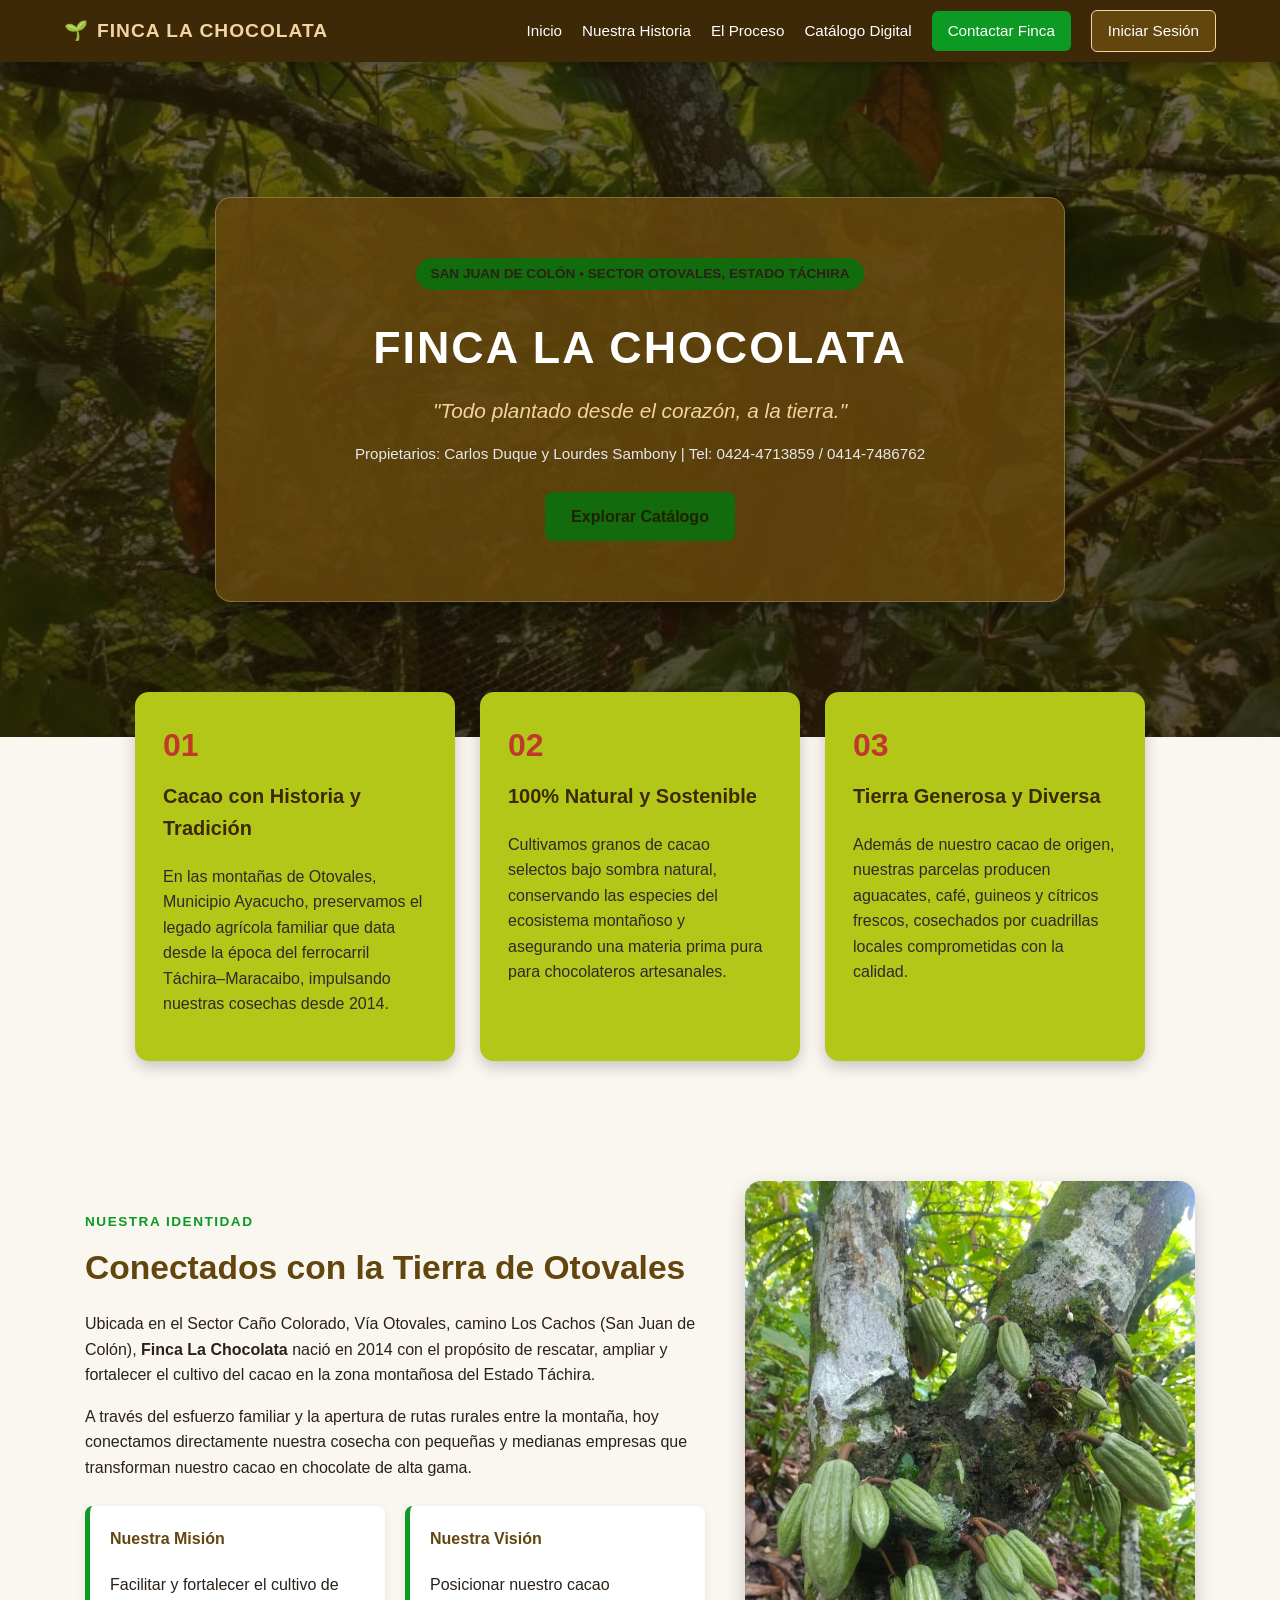
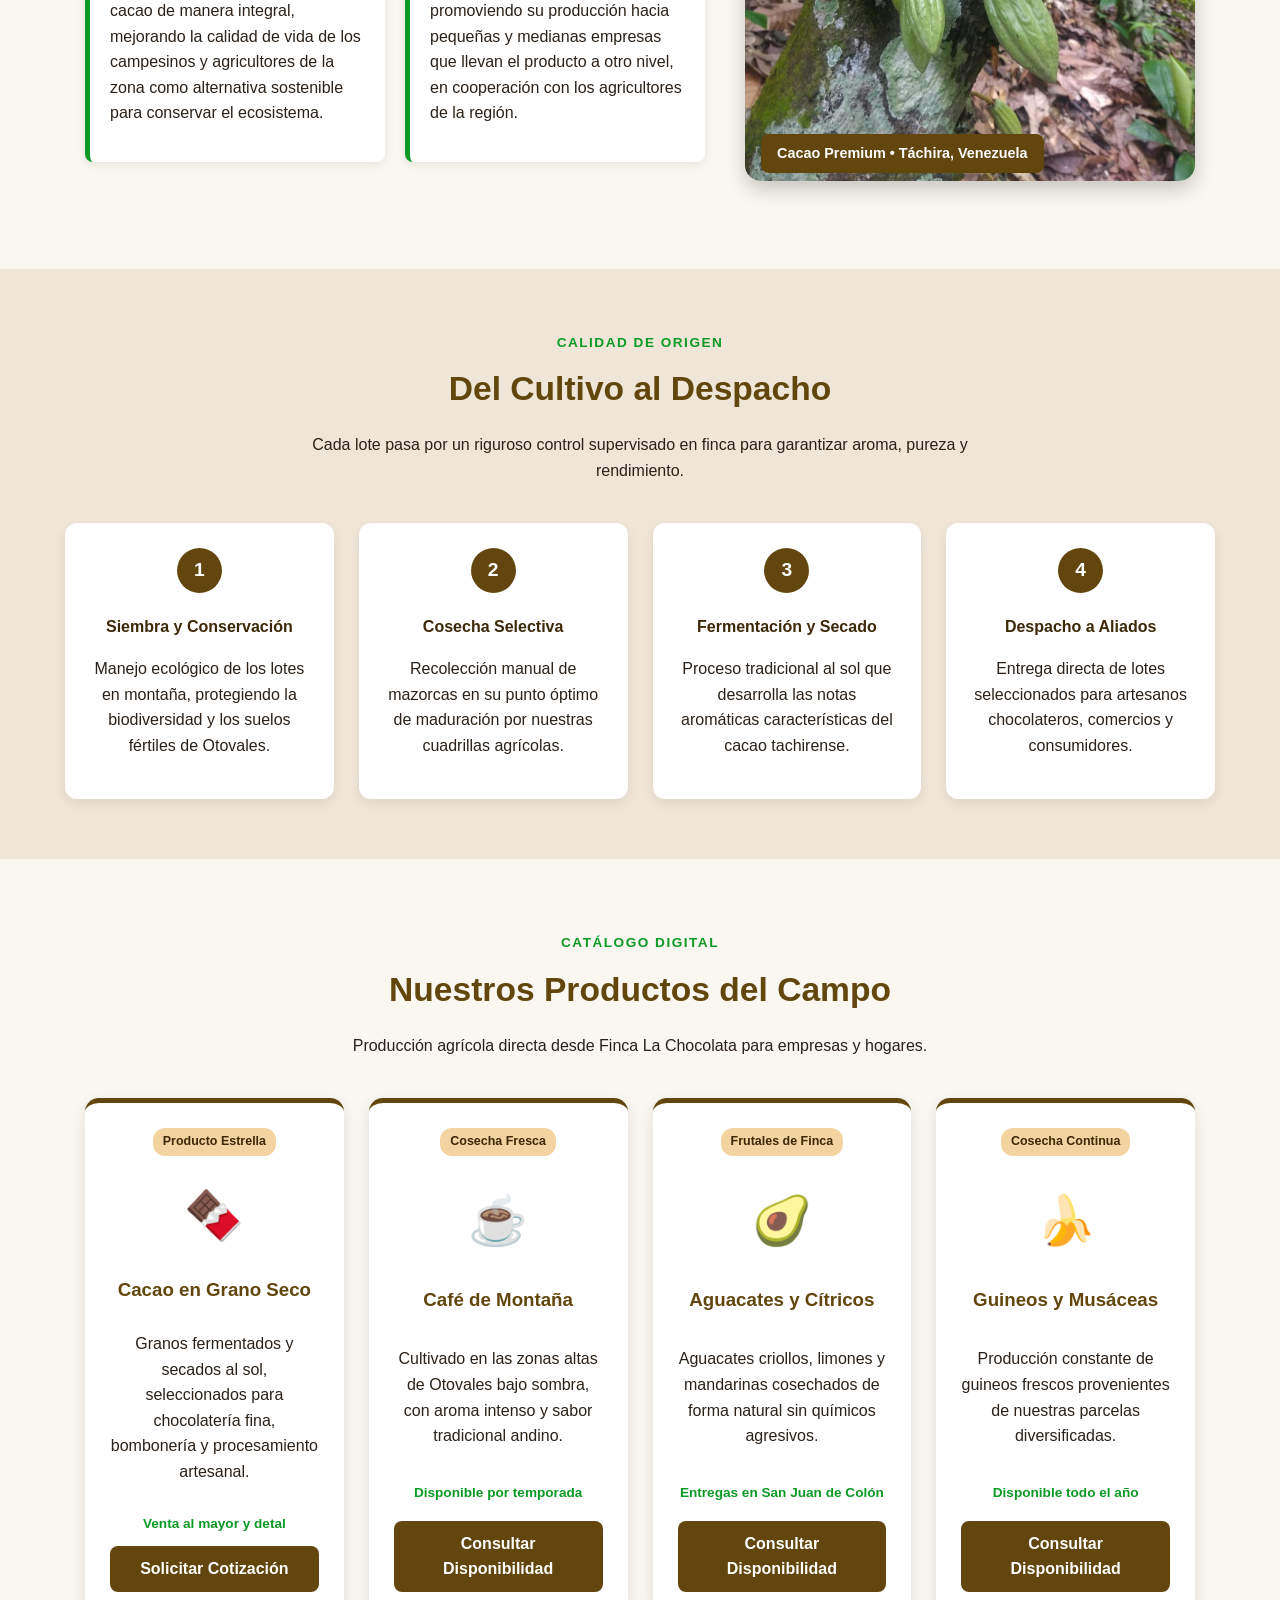
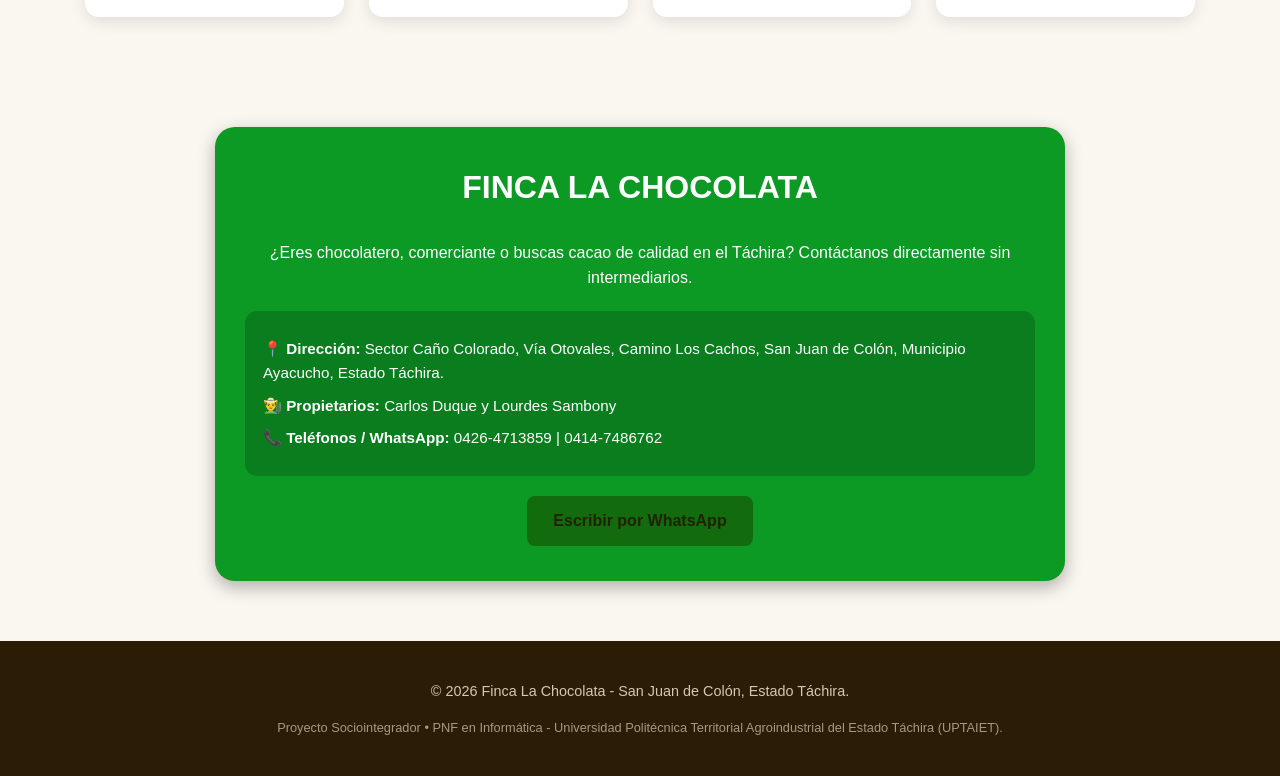
<file: index.html>
<!DOCTYPE html>
<html lang="es-VE">
<head>
    <meta charset="UTF-8">
    <meta name="viewport" content="width=device-width, initial-scale=1.0">
    <title>Finca La Chocolata | Cacao de Origen - Otovales, Táchira</title>
    <link rel="stylesheet" href="styles.css">
</head>
<body>

    <header class="navbar">
        <div class="nav-marca">
            <span class="icono-cacao">🌱</span>
            <strong>FINCA LA CHOCOLATA</strong>
        </div>
        <nav class="nav-enlaces">
            <a href="#inicio">Inicio</a>
            <a href="#nosotros">Nuestra Historia</a>
            <a href="#proceso">El Proceso</a>
            <a href="#catalogo">Catálogo Digital</a>
            <a href="#contacto" class="btn-nav">Contactar Finca</a>
            <a href="login.html" class="btn-nav-login">Iniciar Sesión</a>
        </nav>
    </header>

   
    <section id="inicio" class="hero">
        <div class="titulo-superior">
            <span class="etiqueta-origen">San Juan de Colón • Sector Otovales, Estado Táchira</span>
            <h1>FINCA LA CHOCOLATA</h1>
            <p class="lema">"Todo plantado desde el corazón, a la tierra."</p>
            <p class="propietarios">Propietarios: Carlos Duque y Lourdes Sambony | Tel: 0424-4713859 / 0414-7486762</p>
            <div class="hero-botones">
                <a href="#catalogo" class="boton-redireccion">Explorar Catálogo</a>
            </div>
        </div>
    </section>

    <section class="seccion-columnas">
        <div class="tarjeta-columna">
            <h2>01</h2>
            <h3>Cacao con Historia y Tradición</h3>
            <p>En las montañas de Otovales, Municipio Ayacucho, preservamos el legado agrícola familiar que data desde la época del ferrocarril Táchira–Maracaibo, impulsando nuestras cosechas desde 2014.</p>
        </div>
        <div class="tarjeta-columna">
            <h2>02</h2>
            <h3>100% Natural y Sostenible</h3>
            <p>Cultivamos granos de cacao selectos bajo sombra natural, conservando las especies del ecosistema montañoso y asegurando una materia prima pura para chocolateros artesanales.</p>
        </div>
        <div class="tarjeta-columna">
            <h2>03</h2>
            <h3>Tierra Generosa y Diversa</h3>
            <p>Además de nuestro cacao de origen, nuestras parcelas producen aguacates, café, guineos y cítricos frescos, cosechados por cuadrillas locales comprometidas con la calidad.</p>
        </div>
    </section>

    <section id="nosotros" class="seccion-historia">
        <div class="historia-contenido">
            <span class="subtitulo-seccion">NUESTRA IDENTIDAD</span>
            <h2>Conectados con la Tierra de Otovales</h2>
            <p>
                Ubicada en el Sector Caño Colorado, Vía Otovales, camino Los Cachos (San Juan de Colón), <strong>Finca La Chocolata</strong> nació en 2014 con el propósito de rescatar, ampliar y fortalecer el cultivo del cacao en la zona montañosa del Estado Táchira.
            </p>
            <p>
                A través del esfuerzo familiar y la apertura de rutas rurales entre la montaña, hoy conectamos directamente nuestra cosecha con pequeñas y medianas empresas que transforman nuestro cacao en chocolate de alta gama.
            </p>

            <div class="mision-vision-grid">
                <div class="mv-caja">
                    <h4>Nuestra Misión</h4>
                    <p>Facilitar y fortalecer el cultivo de cacao de manera integral, mejorando la calidad de vida de los campesinos y agricultores de la zona como alternativa sostenible para conservar el ecosistema.</p>
                </div>
                <div class="mv-caja">
                    <h4>Nuestra Visión</h4>
                    <p>Posicionar nuestro cacao promoviendo su producción hacia pequeñas y medianas empresas que llevan el producto a otro nivel, en cooperación con los agricultores de la región.</p>
                </div>
            </div>
        </div>
        <div class="historia-imagen">
            <img src="cacao2_imagen.jpeg" alt="Cultivos de Cacao en Finca La Chocolata">
            <div class="badge-imagen">Cacao Premium • Táchira, Venezuela</div>
        </div>
    </section>

    <section id="proceso" class="seccion-proceso">
        <div class="encabezado-centrado">
            <span class="subtitulo-seccion">CALIDAD DE ORIGEN</span>
            <h2>Del Cultivo al Despacho</h2>
            <p>Cada lote pasa por un riguroso control supervisado en finca para garantizar aroma, pureza y rendimiento.</p>
        </div>
        <div class="pasos-grid">
            <div class="paso-item">
                <div class="paso-numero">1</div>
                <h4>Siembra y Conservación</h4>
                <p>Manejo ecológico de los lotes en montaña, protegiendo la biodiversidad y los suelos fértiles de Otovales.</p>
            </div>
            <div class="paso-item">
                <div class="paso-numero">2</div>
                <h4>Cosecha Selectiva</h4>
                <p>Recolección manual de mazorcas en su punto óptimo de maduración por nuestras cuadrillas agrícolas.</p>
            </div>
            <div class="paso-item">
                <div class="paso-numero">3</div>
                <h4>Fermentación y Secado</h4>
                <p>Proceso tradicional al sol que desarrolla las notas aromáticas características del cacao tachirense.</p>
            </div>
            <div class="paso-item">
                <div class="paso-numero">4</div>
                <h4>Despacho a Aliados</h4>
                <p>Entrega directa de lotes seleccionados para artesanos chocolateros, comercios y consumidores.</p>
            </div>
        </div>
    </section>

    <section id="catalogo" class="seccion-catalogo">
        <div class="encabezado-centrado">
            <span class="subtitulo-seccion">CATÁLOGO DIGITAL</span>
            <h2>Nuestros Productos del Campo</h2>
            <p>Producción agrícola directa desde Finca La Chocolata para empresas y hogares.</p>
        </div>

        <div class="catalogo-grid">
            <article class="producto-card">
                <div class="producto-etiqueta">Producto Estrella</div>
                <div class="producto-icono">🍫</div>
                <h3>Cacao en Grano Seco</h3>
                <p>Granos fermentados y secados al sol, seleccionados para chocolatería fina, bombonería y procesamiento artesanal.</p>
                <span class="disponibilidad">Venta al mayor y detal</span>
                <a href="https://wa.me/584264713859?text=Hola%20Finca%20La%20Chocolata,%20me%20interesa%20cotizar%20Cacao%20en%20Grano" target="_blank" class="btn-producto">Solicitar Cotización</a>
            </article>

            <article class="producto-card">
                <div class="producto-etiqueta">Cosecha Fresca</div>
                <div class="producto-icono">☕</div>
                <h3>Café de Montaña</h3>
                <p>Cultivado en las zonas altas de Otovales bajo sombra, con aroma intenso y sabor tradicional andino.</p>
                <span class="disponibilidad">Disponible por temporada</span>
                <a href="https://wa.me/584264713859?text=Hola%20Finca%20La%20Chocolata,%20me%20interesa%20información%20sobre%20el%20Café" target="_blank" class="btn-producto">Consultar Disponibilidad</a>
            </article>

            <article class="producto-card">
                <div class="producto-etiqueta">Frutales de Finca</div>
                <div class="producto-icono">🥑</div>
                <h3>Aguacates y Cítricos</h3>
                <p>Aguacates criollos, limones y mandarinas cosechados de forma natural sin químicos agresivos.</p>
                <span class="disponibilidad">Entregas en San Juan de Colón</span>
                <a href="https://wa.me/584264713859?text=Hola%20Finca%20La%20Chocolata,%20quiero%20consultar%20por%20Aguacates%20y%20Cítricos" target="_blank" class="btn-producto">Consultar Disponibilidad</a>
            </article>

            <article class="producto-card">
                <div class="producto-etiqueta">Cosecha Continua</div>
                <div class="producto-icono">🍌</div>
                <h3>Guineos y Musáceas</h3>
                <p>Producción constante de guineos frescos provenientes de nuestras parcelas diversificadas.</p>
                <span class="disponibilidad">Disponible todo el año</span>
                <a href="https://wa.me/584264713859?text=Hola%20Finca%20La%20Chocolata,%20me%20interesan%20los%20Guineos" target="_blank" class="btn-producto">Consultar Disponibilidad</a>
            </article>
        </div>
    </section>

    <section id="contacto" class="seccion-final">
        <div class="contenedor">
            <h2>FINCA LA CHOCOLATA</h2>
            <p>¿Eres chocolatero, comerciante o buscas cacao de calidad en el Táchira? Contáctanos directamente sin intermediarios.</p>
            
            <div class="datos-contacto">
                <p><strong>📍 Dirección:</strong> Sector Caño Colorado, Vía Otovales, Camino Los Cachos, San Juan de Colón, Municipio Ayacucho, Estado Táchira.</p>
                <p><strong>👨‍🌾 Propietarios:</strong> Carlos Duque y Lourdes Sambony</p>
                <p><strong>📞 Teléfonos / WhatsApp:</strong> 0426-4713859 | 0414-7486762</p>
            </div>

            <div class="acciones-finales">
                <a href="https://wa.me/584264713859" target="_blank" class="boton-redireccion">Escribir por WhatsApp</a>
            </div>
        </div>
    </section>

    <footer class="footer">
        <p>© 2026 Finca La Chocolata - San Juan de Colón, Estado Táchira.</p>
        <p class="credito-academico">Proyecto Sociointegrador • PNF en Informática - Universidad Politécnica Territorial Agroindustrial del Estado Táchira (UPTAIET).</p>
    </footer>

</body>
</html>
</file>
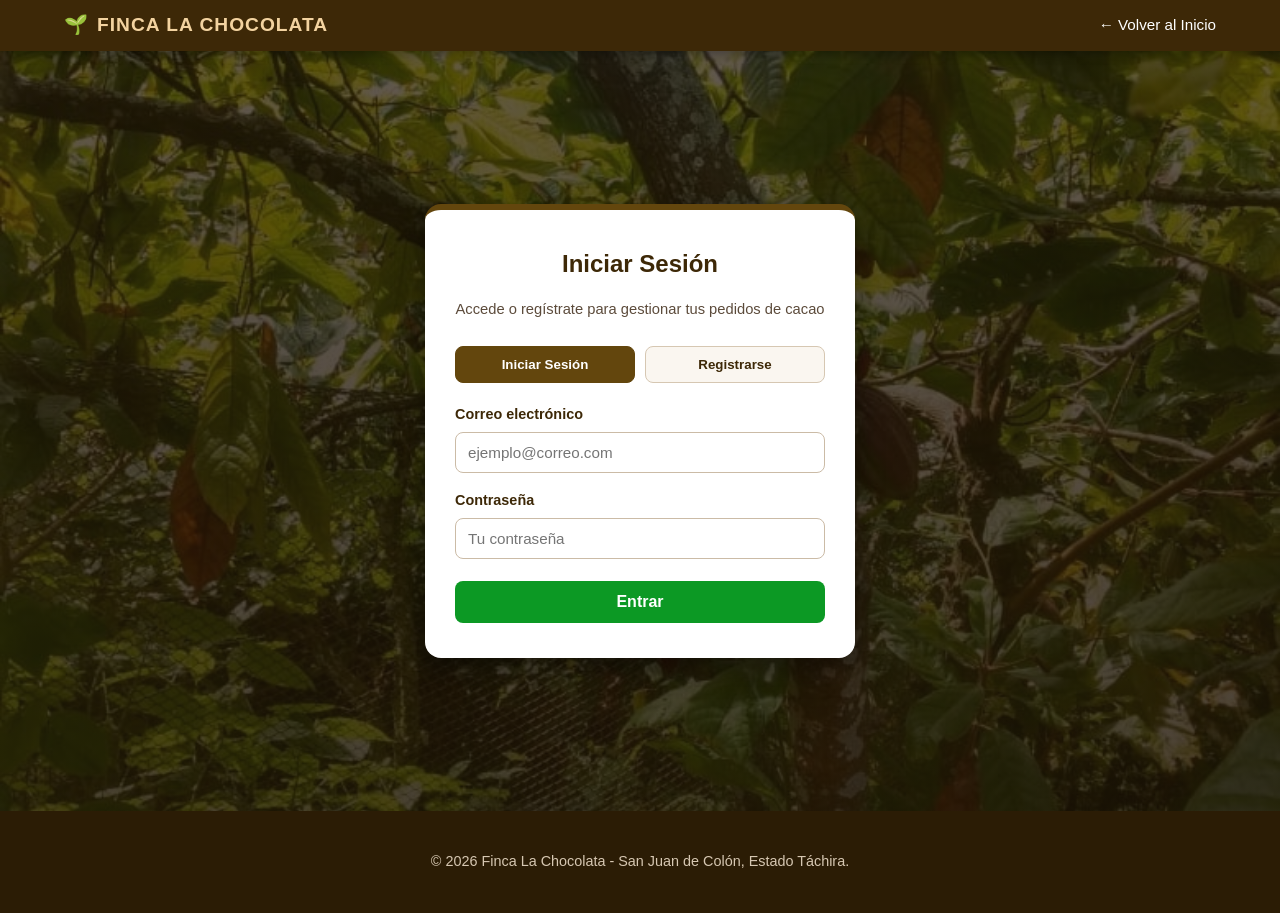
<file: login.html>
<!DOCTYPE html>
<html lang="es-VE">
<head>
    <meta charset="UTF-8">
    <meta name="viewport" content="width=device-width, initial-scale=1.0">
    <title>Acceso de Clientes | Finca La Chocolata</title>
    <link rel="stylesheet" href="styles.css">
    <style>
        .login-seccion {
            min-height: calc(100vh - 140px);
            display: flex;
            justify-content: center;
            align-items: center;
            padding: 40px 20px;
            background: linear-gradient(rgba(30, 18, 5, 0.7), rgba(30, 18, 5, 0.8)),
                        url('cacao_imagen.jpeg') no-repeat center center;
            background-size: cover;
        }

        .login-tarjeta {
            background-color: #ffffff;
            width: 100%;
            max-width: 430px;
            padding: 35px 30px;
            border-radius: 16px;
            box-shadow: 0 10px 28px rgba(0, 0, 0, 0.4);
            border-top: 6px solid #63460d;
        }

        .login-tarjeta h2 {
            color: #3d2807;
            margin: 0 0 8px 0;
            text-align: center;
        }

        .login-subtitulo {
            text-align: center;
            color: #5c4b3b;
            font-size: 0.92rem;
            margin-bottom: 24px;
        }

        .tabs-acceso {
            display: flex;
            gap: 10px;
            margin-bottom: 20px;
        }

        .tab-btn {
            flex: 1;
            padding: 10px;
            border: 1px solid #d6c7b2;
            background-color: #faf6f0;
            color: #3d2807;
            font-weight: bold;
            border-radius: 8px;
            cursor: pointer;
            transition: all 0.3s;
        }

        .tab-btn.activo {
            background-color: #63460d;
            color: #ffffff;
            border-color: #63460d;
        }

        .campo-grupo {
            margin-bottom: 16px;
        }

        .campo-grupo label {
            display: block;
            font-weight: bold;
            font-size: 0.9rem;
            color: #3d2807;
            margin-bottom: 6px;
        }

        .campo-grupo input {
            width: 100%;
            padding: 11px 12px;
            border: 1px solid #cbbba6;
            border-radius: 8px;
            font-size: 0.95rem;
        }

        .campo-grupo input:focus {
            outline: none;
            border-color: #0c9924;
        }

        .btn-submit {
            width: 100%;
            background-color: #0c9924;
            color: #ffffff;
            border: none;
            padding: 12px;
            border-radius: 8px;
            font-size: 1rem;
            font-weight: bold;
            cursor: pointer;
            transition: background-color 0.3s;
            margin-top: 6px;
        }

        .btn-submit:hover {
            background-color: #036b14;
        }

        .mensaje-estado {
            margin-top: 15px;
            padding: 10px 12px;
            border-radius: 8px;
            font-size: 0.9rem;
            text-align: center;
            display: none;
        }

        .mensaje-exito {
            background-color: #e6f7ea;
            color: #0b6e1c;
            border: 1px solid #9ad9a6;
        }

        .mensaje-error {
            background-color: #fdecea;
            color: #a61d24;
            border: 1px solid #f5b7b1;
        }

        .oculto {
            display: none;
        }
    </style>
</head>
<body>

    <header class="navbar">
        <div class="nav-marca">
            <span class="icono-cacao">🌱</span>
            <strong>FINCA LA CHOCOLATA</strong>
        </div>
        <nav class="nav-enlaces">
            <a href="index.html">← Volver al Inicio</a>
        </nav>
    </header>

    <main class="login-seccion">
        <div class="login-tarjeta">
            <h2 id="titulo-formulario">Iniciar Sesión</h2>
            <p class="login-subtitulo">Accede o regístrate para gestionar tus pedidos de cacao</p>

            <div class="tabs-acceso">
                <button type="button" id="tab-login" class="tab-btn activo" onclick="mostrarModo('login')">Iniciar Sesión</button>
                <button type="button" id="tab-registro" class="tab-btn" onclick="mostrarModo('registro')">Registrarse</button>
            </div>

            <!-- Formulario de Inicio de Sesión -->
            <form id="form-login" onsubmit="iniciarSesion(event)">
                <div class="campo-grupo">
                    <label for="login-correo">Correo electrónico</label>
                    <input type="email" id="login-correo" placeholder="ejemplo@correo.com" required>
                </div>
                <div class="campo-grupo">
                    <label for="login-clave">Contraseña</label>
                    <input type="password" id="login-clave" placeholder="Tu contraseña" required>
                </div>
                <button type="submit" class="btn-submit">Entrar</button>
            </form>

            <!-- Formulario de Registro -->
            <form id="form-registro" class="oculto" onsubmit="registrarUsuario(event)">
                <div class="campo-grupo">
                    <label for="reg-correo">Correo electrónico</label>
                    <input type="email" id="reg-correo" placeholder="ejemplo@correo.com" required>
                </div>
                <div class="campo-grupo">
                    <label for="reg-clave">Contraseña (mínimo 6 caracteres)</label>
                    <input type="password" id="reg-clave" minlength="6" placeholder="Crea una contraseña" required>
                </div>
                <button type="submit" class="btn-submit">Crear Cuenta</button>
            </form>

            <div id="mensaje" class="mensaje-estado"></div>
        </div>
    </main>

    <footer class="footer">
        <p>© 2026 Finca La Chocolata - San Juan de Colón, Estado Táchira.</p>
    </footer>

    <script>
        function mostrarModo(modo) {
            const formLogin = document.getElementById('form-login');
            const formRegistro = document.getElementById('form-registro');
            const tabLogin = document.getElementById('tab-login');
            const tabRegistro = document.getElementById('tab-registro');
            const titulo = document.getElementById('titulo-formulario');
            const mensaje = document.getElementById('mensaje');

            mensaje.style.display = 'none';

            if (modo === 'login') {
                formLogin.classList.remove('oculto');
                formRegistro.classList.add('oculto');
                tabLogin.classList.add('activo');
                tabRegistro.classList.remove('activo');
                titulo.textContent = 'Iniciar Sesión';
            } else {
                formRegistro.classList.remove('oculto');
                formLogin.classList.add('oculto');
                tabRegistro.classList.add('activo');
                tabLogin.classList.remove('activo');
                titulo.textContent = 'Registro de Cliente';
            }
        }

        function mostrarMensaje(texto, tipo) {
            const caja = document.getElementById('mensaje');
            caja.textContent = texto;
            caja.className = 'mensaje-estado ' + (tipo === 'exito' ? 'mensaje-exito' : 'mensaje-error');
            caja.style.display = 'block';
        }

        function registrarUsuario(evento) {
            evento.preventDefault();

            const correo = document.getElementById('reg-correo').value.trim().toLowerCase();
            const clave = document.getElementById('reg-clave').value;

            const usuarios = JSON.parse(localStorage.getItem('usuarios_chocolata')) || [];

            const existe = usuarios.some(u => u.correo === correo);
            if (existe) {
                mostrarMensaje('Este correo ya está registrado. Inicia sesión.', 'error');
                return;
            }

            usuarios.push({ correo, clave });
            localStorage.setItem('usuarios_chocolata', JSON.stringify(usuarios));

            mostrarMensaje('¡Registro exitoso! Ahora puedes iniciar sesión.', 'exito');
            document.getElementById('form-registro').reset();
            setTimeout(() => mostrarModo('login'), 1500);
        }

        function iniciarSesion(evento) {
            evento.preventDefault();

            const correo = document.getElementById('login-correo').value.trim().toLowerCase();
            const clave = document.getElementById('login-clave').value;

            const usuarios = JSON.parse(localStorage.getItem('usuarios_chocolata')) || [];
            const usuarioValido = usuarios.find(u => u.correo === correo && u.clave === clave);

            if (usuarioValido) {
                localStorage.setItem('sesion_activa_chocolata', JSON.stringify(usuarioValido));
                mostrarMensaje('Bienvenido, ' + usuarioValido.correo + '. Redirigiendo...', 'exito');
                setTimeout(() => {
                    window.location.href = 'index.html';
                }, 1200);
            } else {
                mostrarMensaje('Correo o contraseña incorrectos.', 'error');
            }
        }
    </script>
</body>
</html>
</file>
<file: styles.css>
* {
    box-sizing: border-box;
    scroll-behavior: smooth;
}

html {
    scroll-padding-top: 95px; 
    scroll-behavior: smooth;
}

body, html {
    font-family: 'Segoe UI', Arial, Helvetica, sans-serif;
    margin: 0;
    padding: 0;
    width: 100%;
    background-color: #faf6f0;
    color: #2b2118;
    line-height: 1.6;
}

.navbar {
    position: sticky;
    top: 0;
    z-index: 1000;
    background-color: #3d2807;
    color: #ffffff;
    display: flex;
    justify-content: space-between;
    align-items: center;
    padding: 10px 5%;
    box-shadow: 0 3px 10px rgba(0, 0, 0, 0.3);
    flex-wrap: wrap;
}

.nav-marca {
    font-size: 1.2rem;
    letter-spacing: 1px;
    display: flex;
    align-items: center;
    gap: 8px;
    color: #f3d3a0;
}

.nav-enlaces {
    display: flex;
    gap: 20px;
    align-items: center;
    flex-wrap: wrap;
}

.nav-enlaces a {
    color: #ffffff;
    text-decoration: none;
    font-size: 0.95rem;
    font-weight: 500;
    transition: color 0.3s;
}

.nav-enlaces a:hover {
    color: #b3c718;
}

.btn-nav {
    background-color: #0c9924;
    padding: 8px 16px;
    border-radius: 6px;
    font-weight: bold;
}

.btn-nav:hover {
    background-color: #036b14;
    color: #ffffff;
}

/* Estilo para el nuevo botón de Iniciar Sesión */
.btn-nav-login {
    background-color: #63460d;
    color: #ffffff;
    padding: 8px 16px;
    border-radius: 6px;
    font-weight: bold;
    border: 1px solid #f3d3a0;
    transition: all 0.3s ease;
}

.btn-nav-login:hover {
    background-color: #f3d3a0;
    color: #3d2807;
}

.hero {
    width: 100%;
    min-height: 75vh;
    background: linear-gradient(rgba(30, 18, 5, 0.65), rgba(30, 18, 5, 0.75)),
                url('cacao_imagen.jpeg') no-repeat center center;
    background-size: cover;
    display: flex;
    flex-direction: column;
    justify-content: center;
    align-items: center;
    padding: 40px 20px;
}

.titulo-superior {
    max-width: 850px;
    width: 100%;
    border-radius: 16px;
    text-align: center;
    background-color: rgba(99, 70, 13, 0.88);
    padding: 60px 30px;
    box-shadow: 0 8px 24px rgba(0, 0, 0, 0.4);
    border: 1px solid rgba(243, 211, 160, 0.3);
}

.etiqueta-origen {
    display: inline-block;
    background-color: #126b0c;
    color: #2b2118;
    font-weight: bold;
    font-size: 0.85rem;
    padding: 5px 14px;
    border-radius: 20px;
    margin-bottom: 12px;
    text-transform: uppercase;
}

.titulo-superior h1 {
    margin: 10px 0;
    font-size: 2.8rem;
    color: #ffffff;
    letter-spacing: 2px;
}

.titulo-superior .lema {
    font-size: 1.3rem;
    font-style: italic;
    color: #f3d3a0;
    margin: 10px 0;
}

.titulo-superior .propietarios {
    font-size: 0.95rem;
    color: #e8e8e8;
    margin-bottom: 25px;
}

.hero-botones {
    display: flex;
    justify-content: center;
    gap: 15px;
    flex-wrap: wrap;
}

.boton-redireccion {
    background-color: #126b0c;
    color: rgb(32, 34, 0);
    padding: 12px 26px;
    display: inline-block;
    border-radius: 8px;
    text-decoration: none;
    font-weight: bold;
    transition: all 0.3s ease;
}

.boton-redireccion:hover {
    background-color: #036b14;
    color: #ffffff;
    transform: translateY(-2px);
}

.boton-secundario {
    background-color: transparent;
    color: #ffffff;
    border: 2px solid #f3d3a0;
    padding: 10px 24px;
    display: inline-block;
    border-radius: 8px;
    text-decoration: none;
    font-weight: bold;
    transition: all 0.3s ease;
}

.boton-secundario:hover {
    background-color: #f3d3a0;
    color: #3d2807;
}

.seccion-columnas {
    display: flex;
    justify-content: center;
    gap: 25px;
    flex-wrap: wrap;
    padding: 0 20px 40px 20px;
    margin-top: -45px;
    width: 100%;
}

.tarjeta-columna {
    background-color: #b3c718;
    color: #2b2b2b;
    padding: 28px;
    border-radius: 14px;
    width: 320px;
    box-shadow: 0 6px 16px rgba(0, 0, 0, 0.2);
    transition: transform 0.3s ease;
}

.tarjeta-columna:hover {
    transform: translateY(-10px);
}

.tarjeta-columna h2 {
    color: #c0392b;
    margin-top: 0;
    margin-bottom: 8px;
    font-size: 2rem;
}

.tarjeta-columna h3 {
    color: #3d2807;
    margin-top: 0;
    font-size: 1.25rem;
}

.seccion-historia {
    max-width: 1150px;
    margin: 40px auto;
    padding: 40px 20px;
    display: flex;
    align-items: center;
    gap: 40px;
    flex-wrap: wrap;
}

.historia-contenido {
    flex: 1 1 550px;
}

.subtitulo-seccion {
    color: #0c9924;
    font-weight: bold;
    font-size: 0.85rem;
    letter-spacing: 1.5px;
    text-transform: uppercase;
}

.historia-contenido h2 {
    color: #63460d;
    font-size: 2.1rem;
    margin: 8px 0 16px 0;
}

.mision-vision-grid {
    display: grid;
    grid-template-columns: repeat(auto-fit, minmax(240px, 1fr));
    gap: 20px;
    margin-top: 25px;
}

.mv-caja {
    background-color: #ffffff;
    padding: 20px;
    border-left: 5px solid #0c9924;
    border-radius: 8px;
    box-shadow: 0 3px 10px rgba(0, 0, 0, 0.08);
}

.mv-caja h4 {
    margin-top: 0;
    color: #63460d;
}

.historia-imagen {
    flex: 1 1 380px;
    position: relative;
}

.historia-imagen img {
    width: 100%;
    border-radius: 16px;
    box-shadow: 0 8px 20px rgba(0, 0, 0, 0.2);
    object-fit: cover;
    min-height: 360px;
    background-color: #63460d;
}

.badge-imagen {
    position: absolute;
    bottom: 16px;
    left: 16px;
    background-color: #63460d;
    color: #ffffff;
    padding: 8px 16px;
    border-radius: 8px;
    font-weight: bold;
    font-size: 0.9rem;
}

.seccion-proceso {
    background-color: #efe6d8;
    padding: 60px 20px;
}

.encabezado-centrado {
    text-align: center;
    max-width: 700px;
    margin: 0 auto 40px auto;
}

.encabezado-centrado h2 {
    color: #63460d;
    font-size: 2.1rem;
    margin: 8px 0;
}

.pasos-grid {
    max-width: 1150px;
    margin: 0 auto;
    display: grid;
    grid-template-columns: repeat(auto-fit, minmax(230px, 1fr));
    gap: 25px;
}

.paso-item {
    background-color: #ffffff;
    padding: 25px;
    border-radius: 12px;
    text-align: center;
    box-shadow: 0 4px 12px rgba(0, 0, 0, 0.08);
}

.paso-numero {
    width: 45px;
    height: 45px;
    background-color: #63460d;
    color: #ffffff;
    font-weight: bold;
    font-size: 1.2rem;
    border-radius: 50%;
    display: flex;
    align-items: center;
    justify-content: center;
    margin: 0 auto 15px auto;
}

.paso-item h4 {
    color: #3d2807;
    margin-bottom: 10px;
}

.seccion-catalogo {
    max-width: 1150px;
    margin: 50px auto;
    padding: 20px;
}

.catalogo-grid {
    display: grid;
    grid-template-columns: repeat(auto-fit, minmax(250px, 1fr));
    gap: 25px;
}

.producto-card {
    background-color: #ffffff;
    border-radius: 14px;
    padding: 25px;
    text-align: center;
    box-shadow: 0 5px 15px rgba(0, 0, 0, 0.1);
    display: flex;
    flex-direction: column;
    justify-content: space-between;
    border-top: 5px solid #63460d;
}

.producto-etiqueta {
    background-color: #f3d3a0;
    color: #3d2807;
    font-size: 0.78rem;
    font-weight: bold;
    padding: 4px 10px;
    border-radius: 12px;
    align-self: center;
    margin-bottom: 12px;
}

.producto-icono {
    font-size: 3rem;
    margin: 10px 0;
}

.producto-card h3 {
    color: #63460d;
    margin: 10px 0;
}

.disponibilidad {
    display: block;
    font-size: 0.85rem;
    color: #0c9924;
    font-weight: bold;
    margin: 12px 0;
}

.btn-producto {
    background-color: #63460d;
    color: #ffffff;
    text-decoration: none;
    padding: 10px 16px;
    border-radius: 8px;
    font-weight: bold;
    transition: background-color 0.3s;
}

.btn-producto:hover {
    background-color: #0c9924;
}

/* Sección Final / Contacto */
.seccion-final {
    padding: 40px 20px 60px 20px;
    display: flex;
    justify-content: center;
}

.contenedor {
    max-width: 850px;
    width: 100%;
    text-align: center;
    padding: 35px 30px;
    background-color: #0c9924;
    color: #ffffff;
    border-radius: 20px;
    box-shadow: 0 6px 18px rgba(0, 0, 0, 0.3);
}

.contenedor h2 {
    margin-top: 0;
    font-size: 2rem;
}

.datos-contacto {
    background-color: rgba(0, 0, 0, 0.18);
    padding: 18px;
    border-radius: 12px;
    margin: 20px 0;
    text-align: left;
    font-size: 0.95rem;
}

.datos-contacto p {
    margin: 8px 0;
}

.acciones-finales {
    display: flex;
    justify-content: center;
    gap: 15px;
    flex-wrap: wrap;
    margin-top: 20px;
}

.footer {
    background-color: #2b1c05;
    color: #d6c7b2;
    text-align: center;
    padding: 25px 15px;
    font-size: 0.9rem;
}

.credito-academico {
    font-size: 0.8rem;
    color: #a89882;
    margin-top: 6px;
}

@media (max-width: 600px) {
    .titulo-superior h1 {
        font-size: 2rem;
    }
    .navbar {
        justify-content: center;
        gap: 10px;
    }
}
</file>
